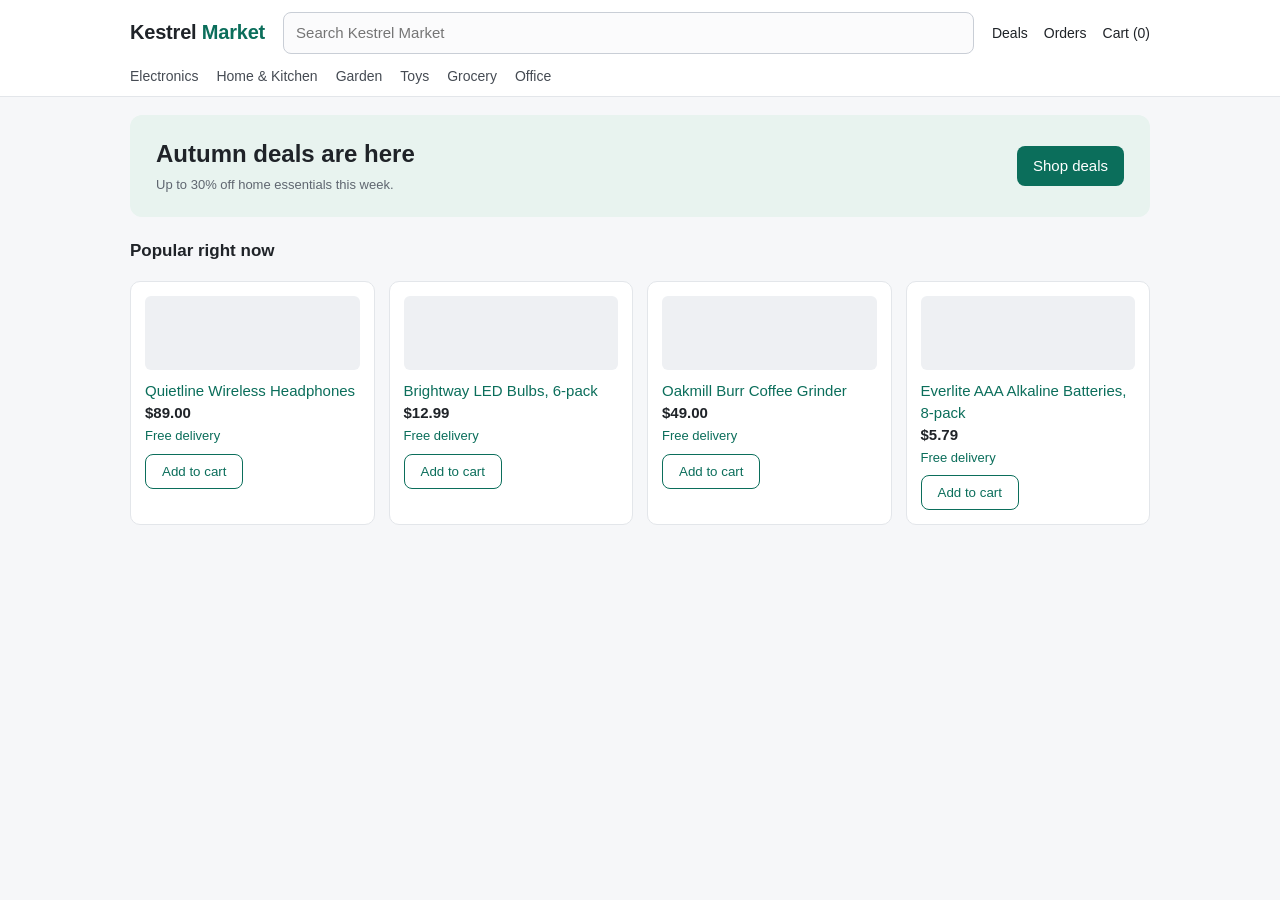
<file: demos/computer_use/sites/store/index.html>
<!doctype html><html lang="en"><head><meta charset="utf-8"><title>Kestrel Market</title><link rel="stylesheet" href="shop.css"></head>
<body data-page="home"><div id="app"></div><script src="shop.js"></script></body></html>
</file>
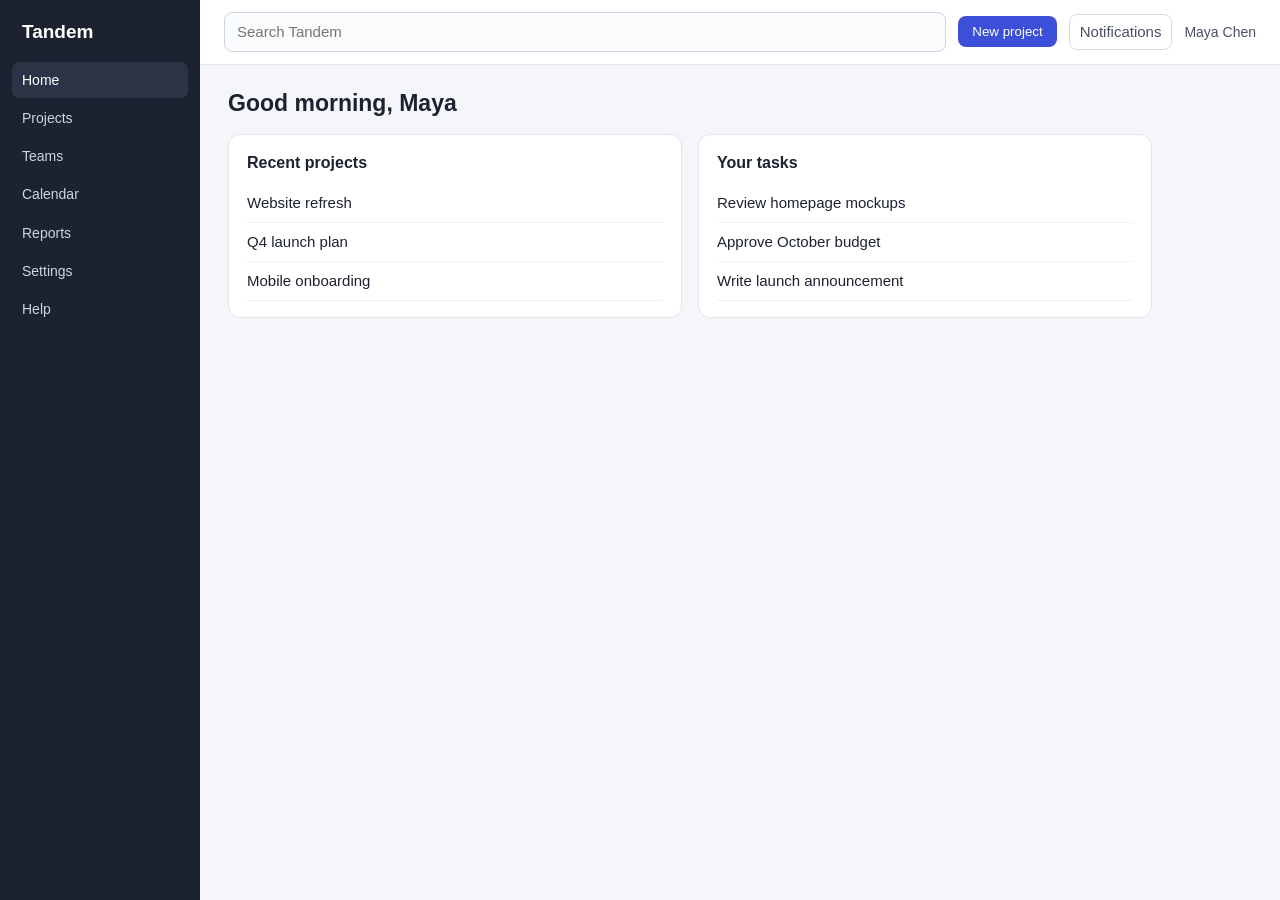
<file: demos/computer_use/sites/workspace/index.html>
<!doctype html><html lang="en"><head><meta charset="utf-8"><title>Tandem</title><link rel="stylesheet" href="tandem.css"></head>
<body data-page="home"><div id="app"></div><script src="tandem.js"></script></body></html>
</file>
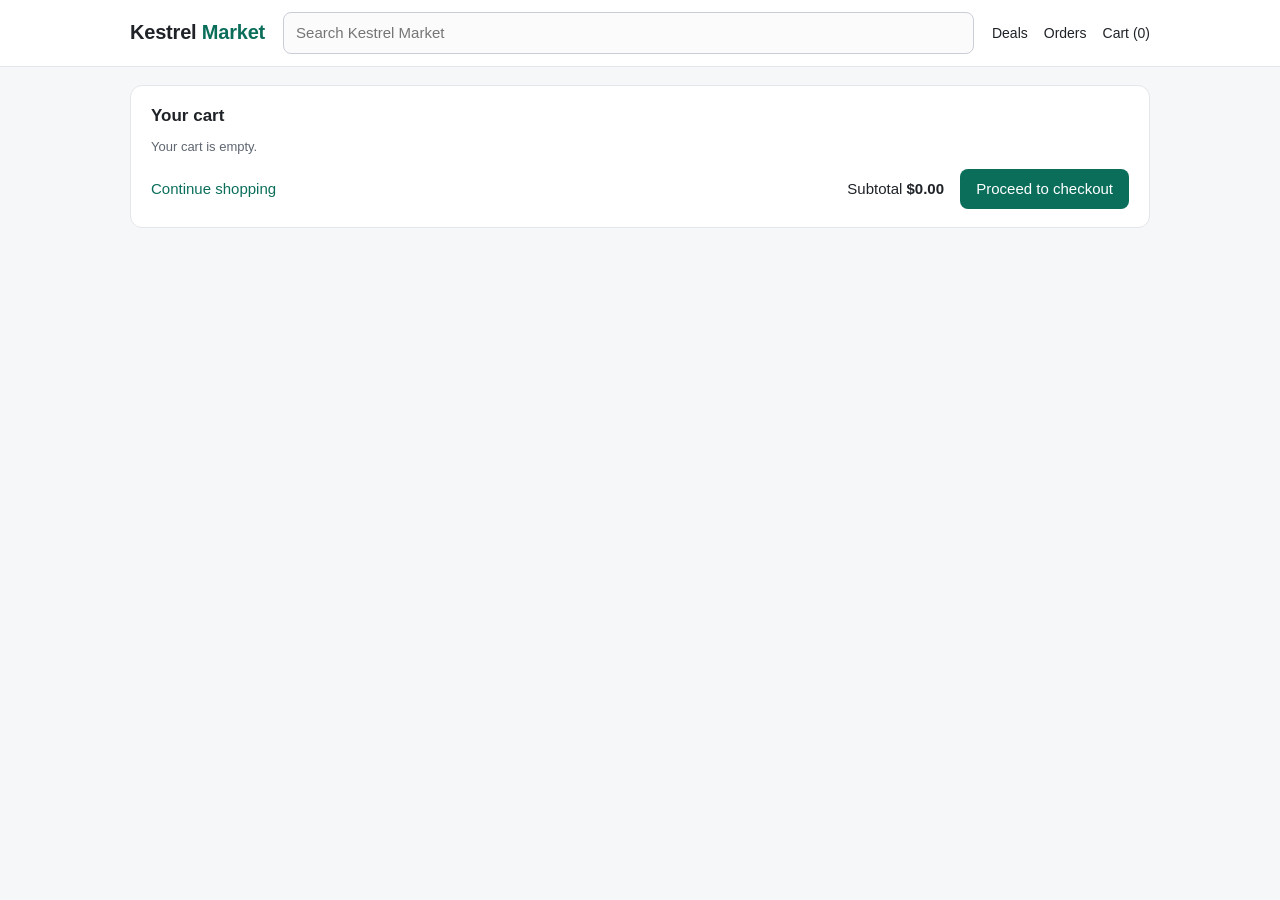
<file: demos/computer_use/sites/store/cart.html>
<!doctype html><html lang="en"><head><meta charset="utf-8"><title>Cart - Kestrel Market</title><link rel="stylesheet" href="shop.css"></head>
<body data-page="cart"><div id="app"></div><script src="shop.js"></script></body></html>
</file>
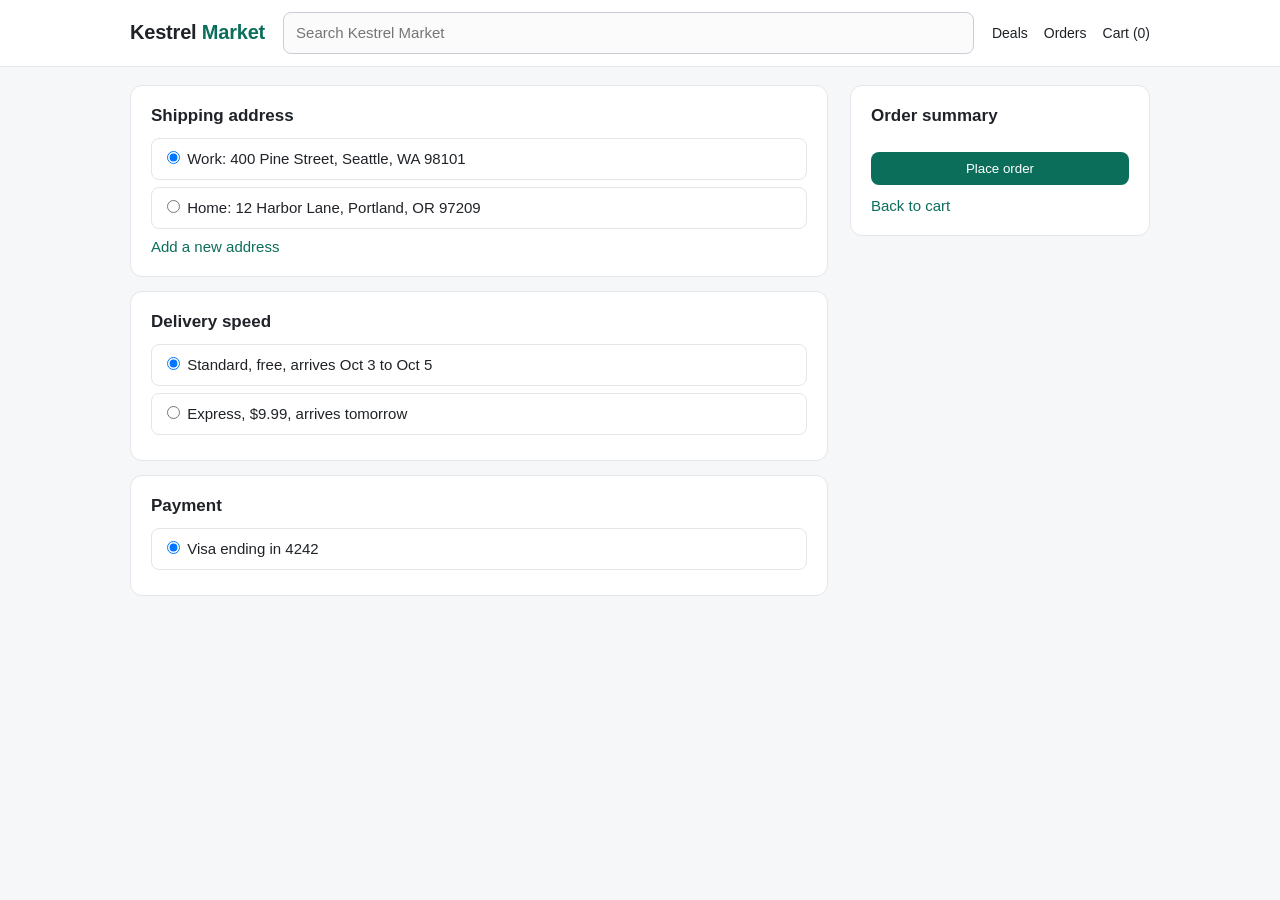
<file: demos/computer_use/sites/store/checkout.html>
<!doctype html><html lang="en"><head><meta charset="utf-8"><title>Checkout - Kestrel Market</title><link rel="stylesheet" href="shop.css"></head>
<body data-page="checkout"><div id="app"></div><script src="shop.js"></script></body></html>
</file>
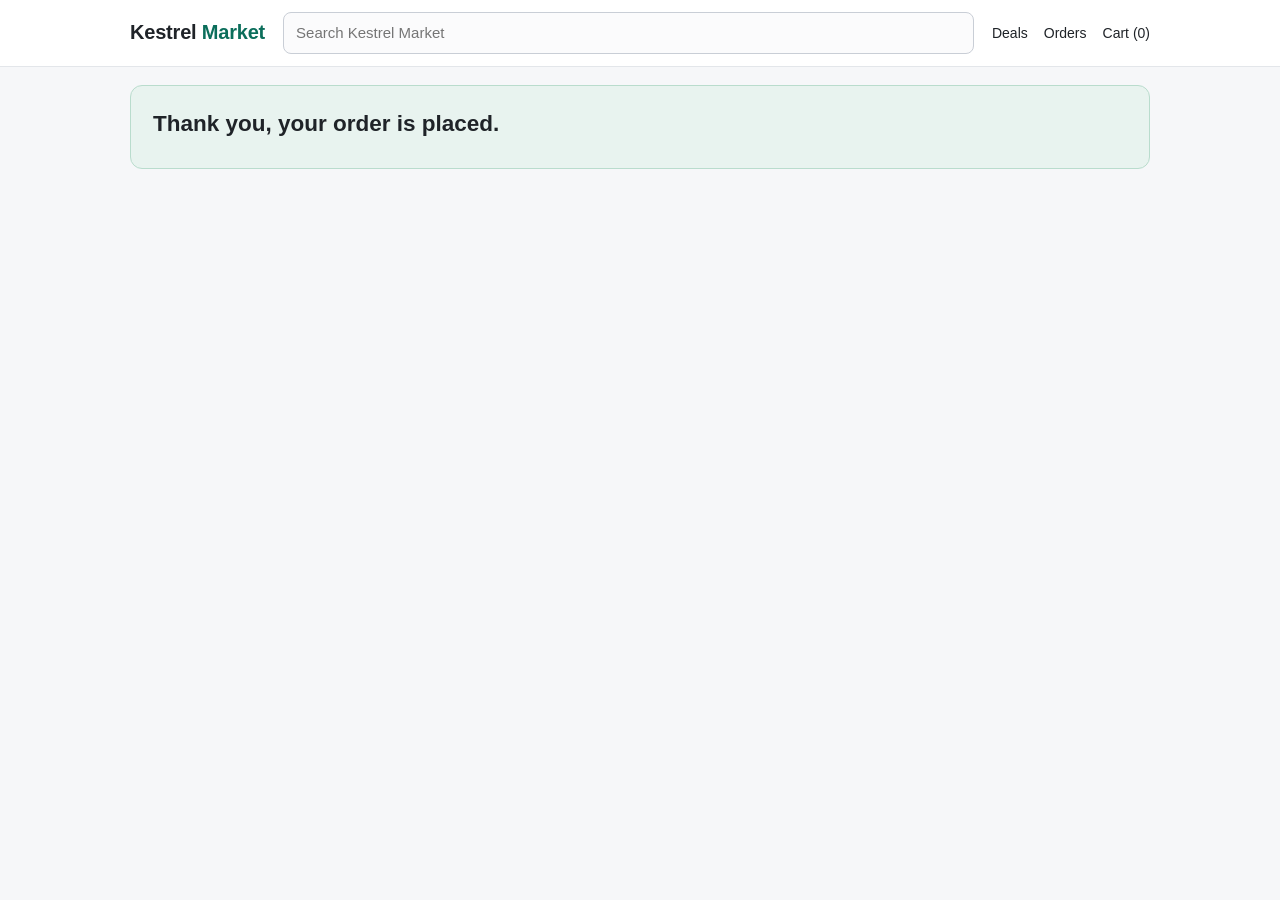
<file: demos/computer_use/sites/store/done.html>
<!doctype html><html lang="en"><head><meta charset="utf-8"><title>Order placed - Kestrel Market</title><link rel="stylesheet" href="shop.css"></head>
<body data-page="done"><div id="app"></div><script src="shop.js"></script></body></html>
</file>
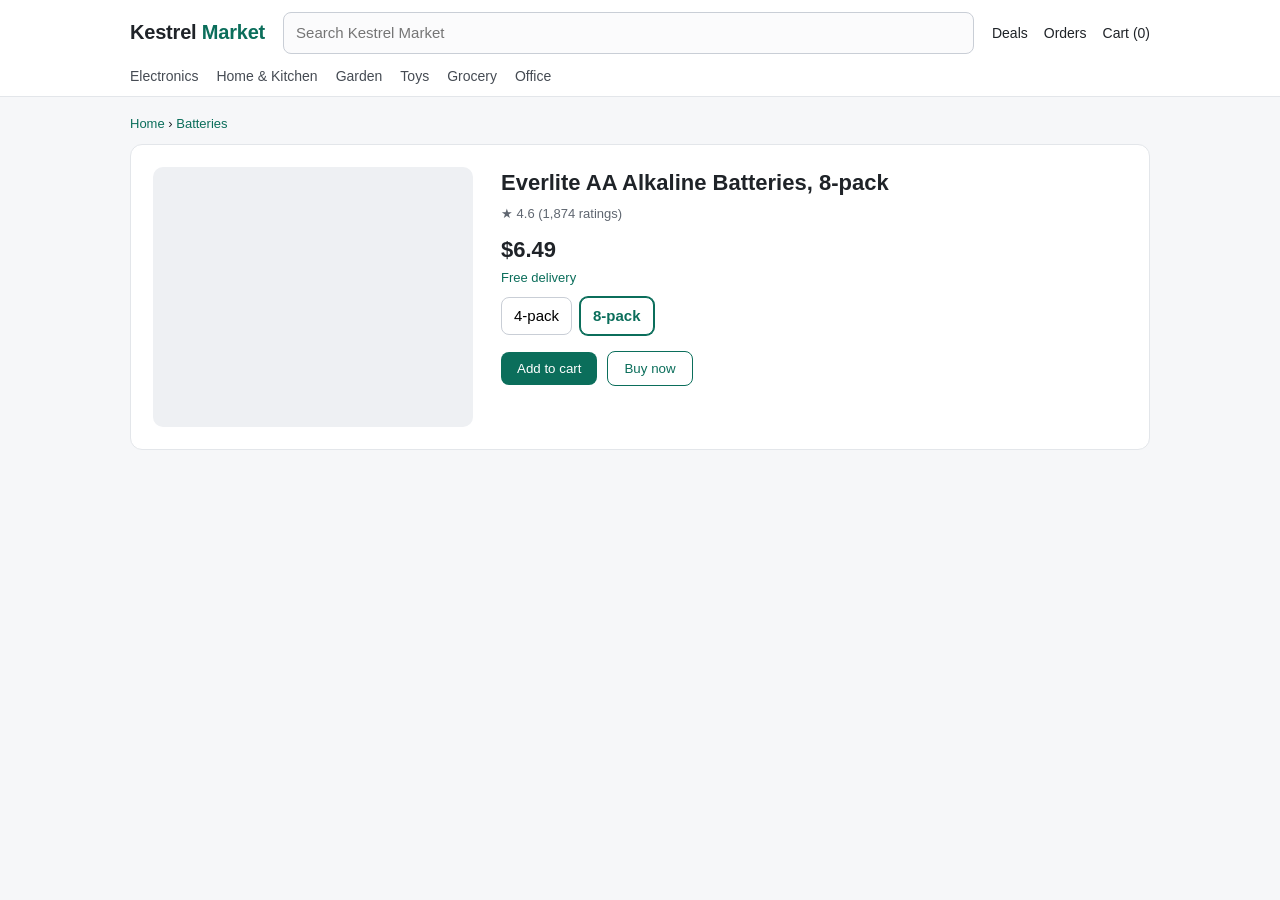
<file: demos/computer_use/sites/store/product.html>
<!doctype html><html lang="en"><head><meta charset="utf-8"><title>Product - Kestrel Market</title><link rel="stylesheet" href="shop.css"></head>
<body data-page="product"><div id="app"></div><script src="shop.js"></script></body></html>
</file>
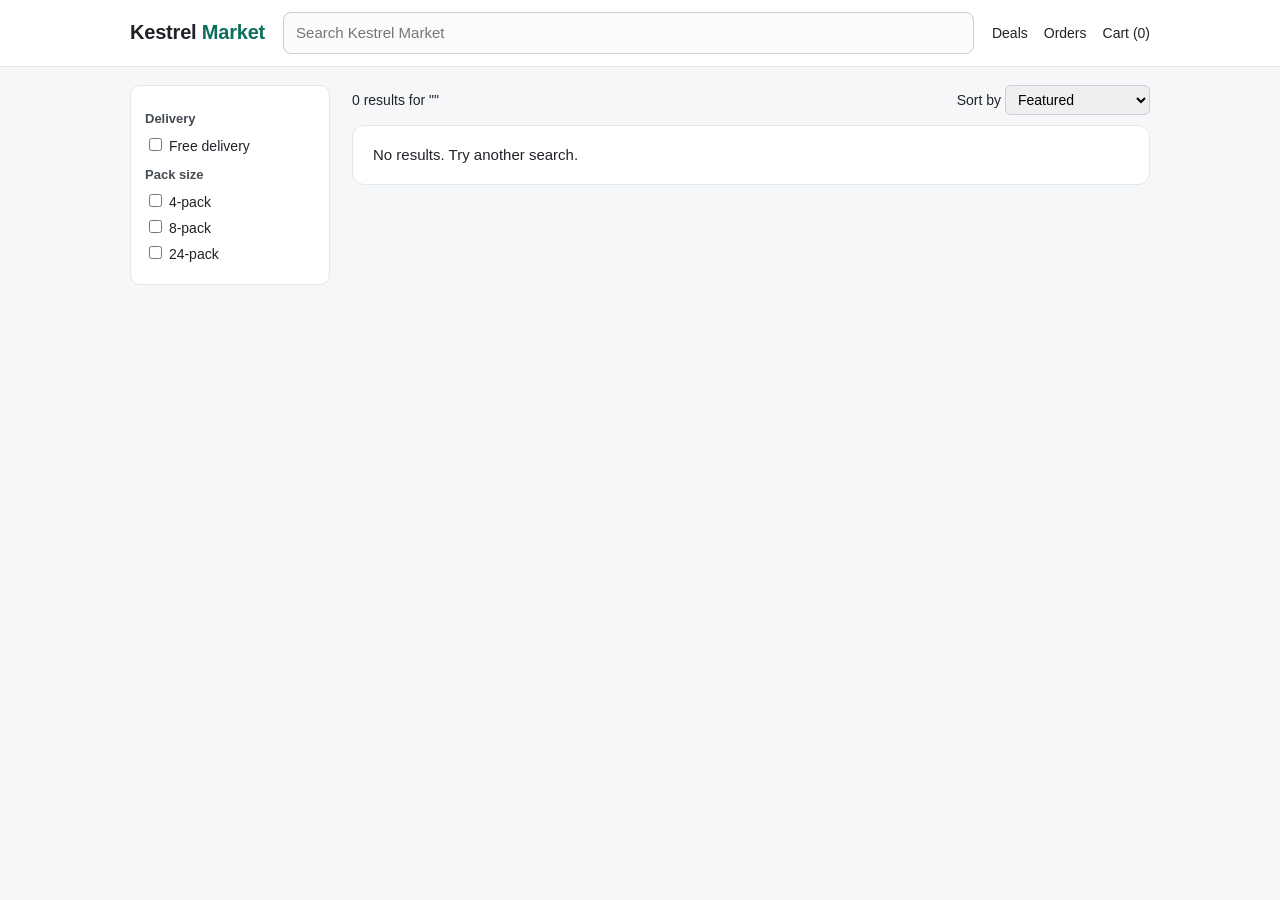
<file: demos/computer_use/sites/store/search.html>
<!doctype html><html lang="en"><head><meta charset="utf-8"><title>Search results - Kestrel Market</title><link rel="stylesheet" href="shop.css"></head>
<body data-page="search"><div id="app"></div><script src="shop.js"></script></body></html>
</file>
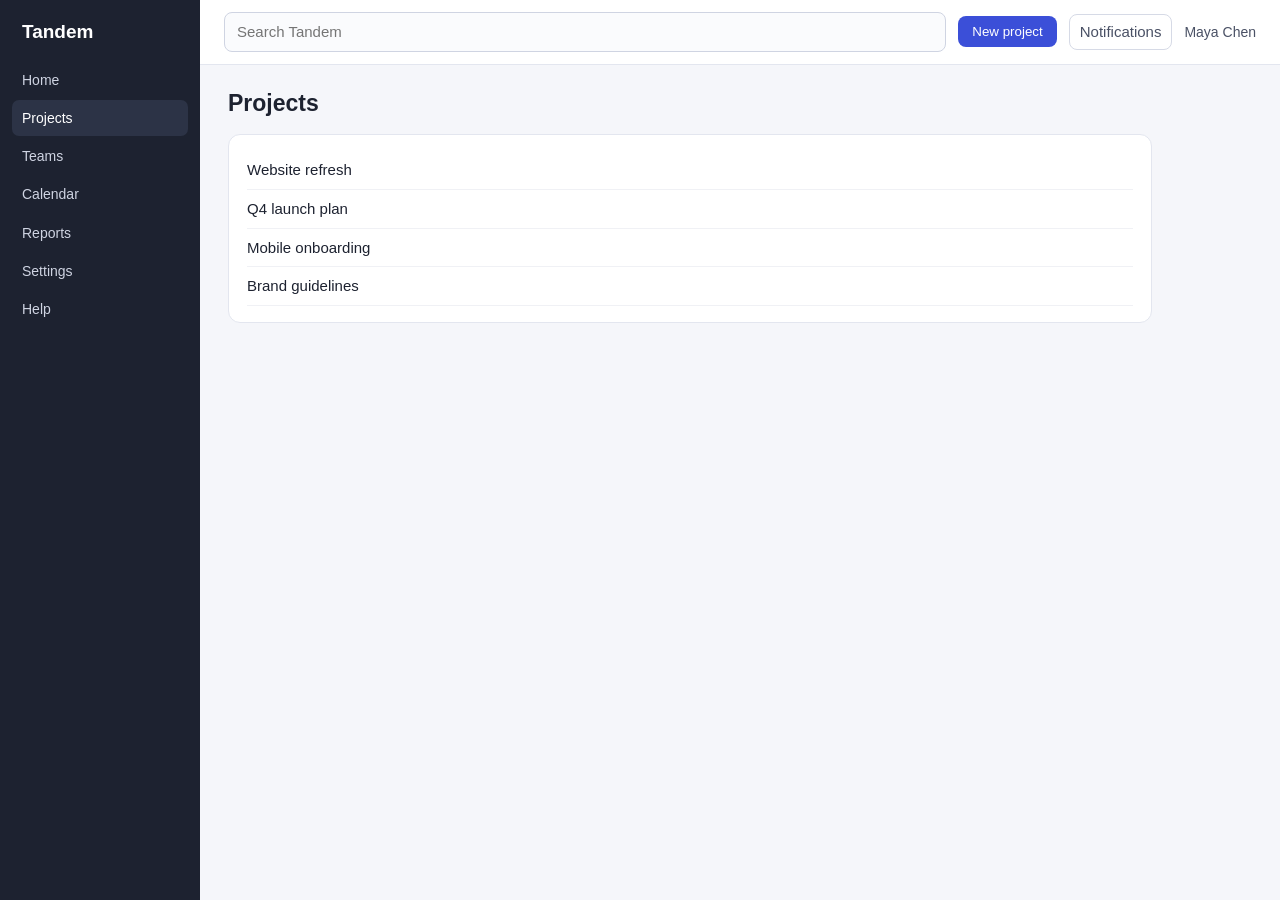
<file: demos/computer_use/sites/workspace/projects.html>
<!doctype html><html lang="en"><head><meta charset="utf-8"><title>Tandem</title><link rel="stylesheet" href="tandem.css"></head>
<body data-page="projects"><div id="app"></div><script src="tandem.js"></script></body></html>
</file>
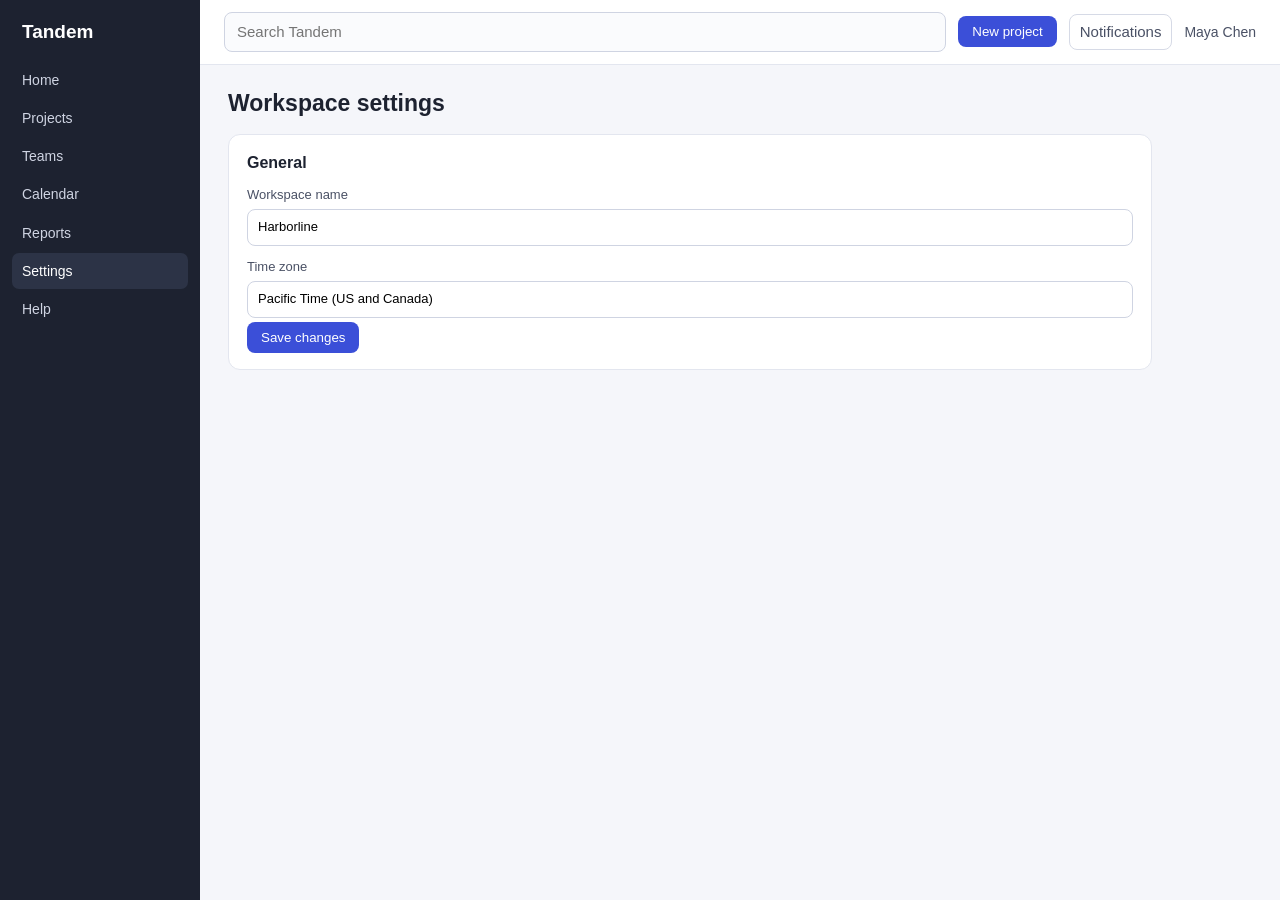
<file: demos/computer_use/sites/workspace/settings.html>
<!doctype html><html lang="en"><head><meta charset="utf-8"><title>Tandem</title><link rel="stylesheet" href="tandem.css"></head>
<body data-page="settings"><div id="app"></div><script src="tandem.js"></script></body></html>
</file>
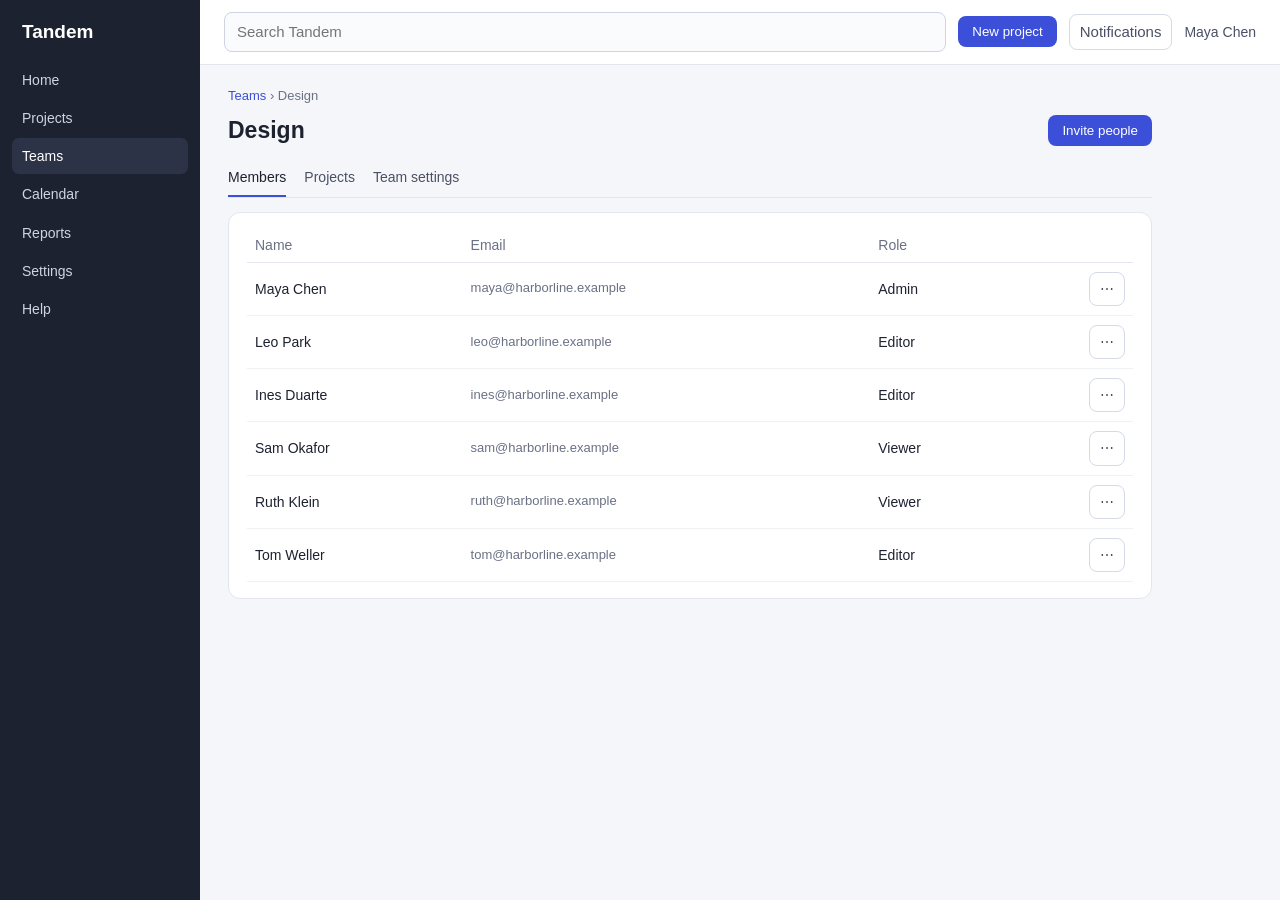
<file: demos/computer_use/sites/workspace/team.html>
<!doctype html><html lang="en"><head><meta charset="utf-8"><title>Tandem</title><link rel="stylesheet" href="tandem.css"></head>
<body data-page="team"><div id="app"></div><script src="tandem.js"></script></body></html>
</file>
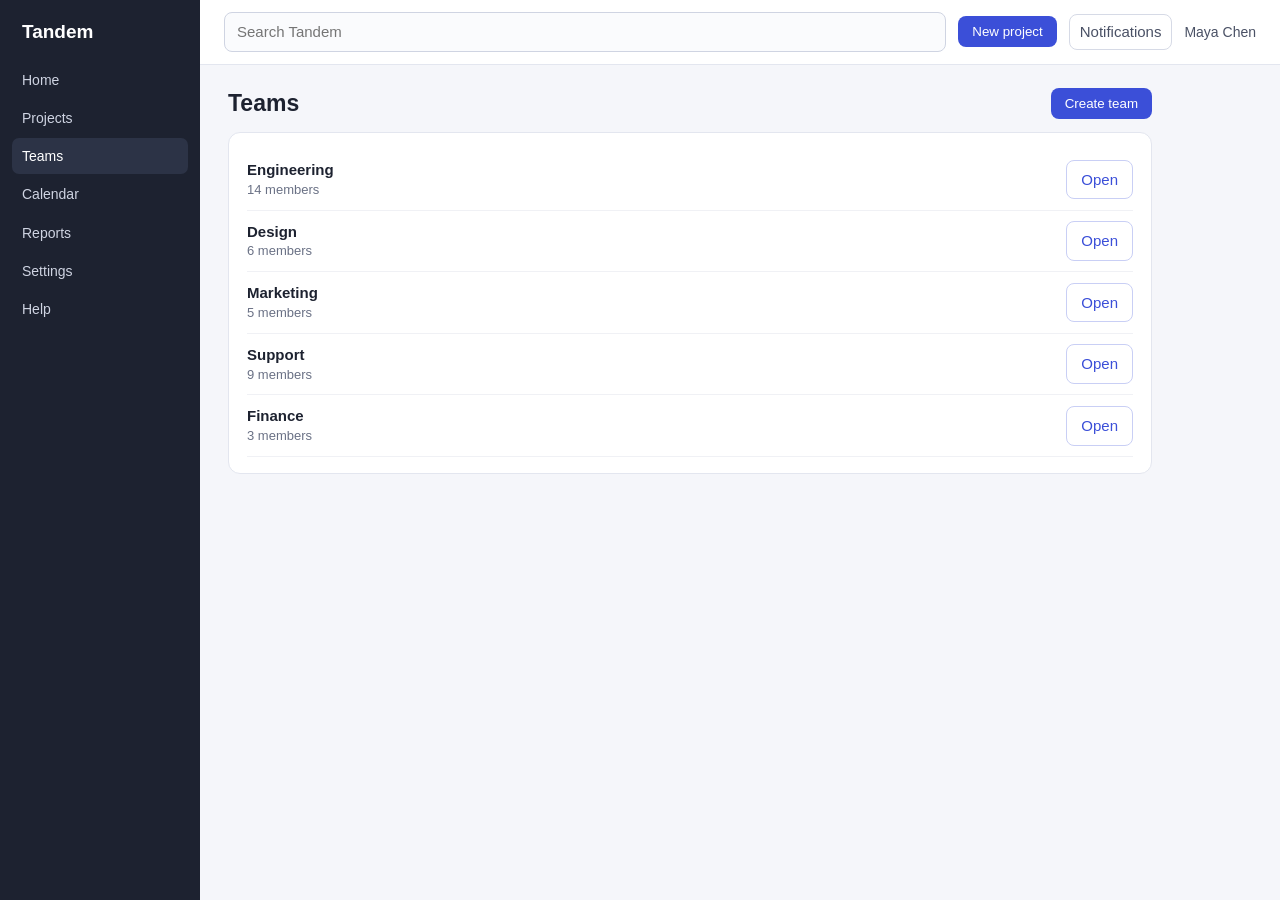
<file: demos/computer_use/sites/workspace/teams.html>
<!doctype html><html lang="en"><head><meta charset="utf-8"><title>Tandem</title><link rel="stylesheet" href="tandem.css"></head>
<body data-page="teams"><div id="app"></div><script src="tandem.js"></script></body></html>
</file>
<file: demos/computer_use/sites/store/shop.css>
*{box-sizing:border-box}
body{margin:0;font:15px/1.45 -apple-system,"Segoe UI",Roboto,Helvetica,Arial,sans-serif;color:#1f2328;background:#f6f7f9}
a{color:#0b6e5b;text-decoration:none}
a:hover{text-decoration:underline}
header{background:#fff;border-bottom:1px solid #e3e6ea}
.bar{max-width:1060px;margin:0 auto;padding:12px 20px;display:flex;align-items:center;gap:18px}
.logo{font-weight:700;font-size:20px;color:#1f2328;letter-spacing:-.2px}
.logo span{color:#0b6e5b}
.search{position:relative;flex:1}
.search input{width:100%;padding:9px 12px;border:1px solid #c9ced6;border-radius:8px;font:inherit;background:#fbfbfc}
.sugg{position:absolute;left:0;right:0;top:40px;background:#fff;border:1px solid #d7dbe1;border-radius:8px;box-shadow:0 8px 24px rgba(0,0,0,.08);display:none;z-index:5}
.sugg a{display:block;padding:8px 12px;color:#1f2328}
.sugg a:hover{background:#f2f4f6;text-decoration:none}
.search.open .sugg{display:block}
.links{display:flex;gap:16px;font-size:14px}
.links a{color:#1f2328}
.cats{max-width:1060px;margin:0 auto;padding:0 20px 10px;display:flex;gap:18px;font-size:14px}
.cats a{color:#454b53}
main{max-width:1060px;margin:0 auto;padding:18px 20px 40px}
.hero{background:#e8f3ef;border-radius:12px;padding:22px 26px;display:flex;justify-content:space-between;align-items:center}
.hero h1{margin:0 0 4px;font-size:24px}
.btn{display:inline-block;background:#0b6e5b;color:#fff;border:0;border-radius:8px;padding:9px 16px;font:600 14px/1.2 inherit;cursor:pointer}
.btn:hover{text-decoration:none;background:#095c4c}
.btn.alt{background:#fff;color:#0b6e5b;border:1px solid #0b6e5b}
.grid{display:grid;grid-template-columns:repeat(4,1fr);gap:14px;margin-top:18px}
.card{background:#fff;border:1px solid #e3e6ea;border-radius:10px;padding:14px}
.card .img{height:74px;border-radius:6px;background:#eef0f3;margin-bottom:10px}
.price{font-weight:700}
.muted{color:#5f6670;font-size:13px}
.layout{display:grid;grid-template-columns:200px 1fr;gap:22px}
.filters{background:#fff;border:1px solid #e3e6ea;border-radius:10px;padding:14px;font-size:14px;align-self:start}
.filters h3{font-size:13px;margin:10px 0 6px;color:#454b53}
.filters label{display:block;margin:5px 0}
.toolbar{display:flex;justify-content:space-between;align-items:center;margin-bottom:10px;font-size:14px}
.toolbar select{font:inherit;padding:5px 8px;border-radius:6px;border:1px solid #c9ced6}
.item{display:grid;grid-template-columns:84px 1fr 120px;gap:14px;background:#fff;border:1px solid #e3e6ea;border-radius:10px;padding:12px 14px;margin-bottom:10px;align-items:center}
.item .img{height:64px;border-radius:6px;background:#eef0f3}
.item .ttl{font-size:15px;font-weight:600;color:#1f2328}
.item .right{text-align:right}
.free{color:#0b6e5b;font-size:13px}
.fee{color:#5f6670;font-size:13px}
.pp{display:grid;grid-template-columns:320px 1fr;gap:28px;background:#fff;border:1px solid #e3e6ea;border-radius:12px;padding:22px}
.pp .img{height:260px;border-radius:10px;background:#eef0f3}
.packs{display:flex;gap:8px;margin:10px 0 16px}
.pack{padding:7px 12px;border:1px solid #c9ced6;border-radius:8px;background:#fff;font:inherit;cursor:pointer}
.pack.on{border-color:#0b6e5b;box-shadow:0 0 0 1px #0b6e5b;color:#0b6e5b;font-weight:600}
.row{display:flex;gap:10px;align-items:center;margin-top:12px}
.panel{background:#fff;border:1px solid #e3e6ea;border-radius:12px;padding:18px 20px;margin-bottom:14px}
.panel h2{font-size:17px;margin:0 0 10px}
.opt{display:block;padding:9px 10px;border:1px solid #e3e6ea;border-radius:8px;margin:7px 0}
.crumbs{font-size:13px;margin-bottom:10px}
.ok{background:#e8f3ef;border:1px solid #b9dccd;border-radius:12px;padding:22px}
</file>
<file: demos/computer_use/sites/workspace/tandem.css>
*{box-sizing:border-box}
body{margin:0;font:15px/1.45 -apple-system,"Segoe UI",Roboto,Helvetica,Arial,sans-serif;color:#1d2230;background:#f5f6fa}
a{color:#3b4fd8;text-decoration:none}
.app{display:grid;grid-template-columns:200px 1fr;min-height:100vh}
.side{background:#1d2230;color:#cfd4e2;padding:18px 12px;display:flex;flex-direction:column;gap:2px}
.side .brand{color:#fff;font-weight:700;font-size:19px;padding:0 10px 14px}
.side a{color:#cfd4e2;padding:8px 10px;border-radius:7px;font-size:14px}
.side a.on,.side a:hover{background:#2c3346;color:#fff}
.top{display:flex;gap:12px;align-items:center;padding:12px 24px;background:#fff;border-bottom:1px solid #e3e6ef}
.top input{flex:1;padding:8px 12px;border:1px solid #cfd4e2;border-radius:8px;font:inherit;background:#fafbfd}
.me{font-size:14px;color:#4a5165}
.content{padding:22px 28px;max-width:980px}
h1{font-size:23px;margin:0 0 14px}
h2{font-size:16px;margin:0 0 10px}
.cols{display:grid;grid-template-columns:1fr 1fr;gap:16px}
.card{background:#fff;border:1px solid #e3e6ef;border-radius:12px;padding:16px 18px}
.line{display:block;padding:8px 0;border-bottom:1px solid #f0f1f5;color:#1d2230}
.btn{background:#3b4fd8;color:#fff;border:0;border-radius:8px;padding:8px 14px;font:600 14px/1.2 inherit;cursor:pointer;display:inline-block}
.btn.alt{background:#fff;color:#3b4fd8;border:1px solid #c9cff5}
.icon{background:#fff;border:1px solid #d6dae6;border-radius:8px;padding:6px 10px;font:inherit;cursor:pointer;color:#4a5165}
.head{display:flex;justify-content:space-between;align-items:center;margin-bottom:12px}
.head h1{margin:0}
.trow{display:flex;justify-content:space-between;align-items:center;padding:10px 0;border-bottom:1px solid #f0f1f5}
.muted{color:#6a7185;font-size:13px}
.crumbs{font-size:13px;margin-bottom:8px;color:#6a7185}
.tabs{display:flex;gap:18px;border-bottom:1px solid #e3e6ef;margin-bottom:14px}
.tabs a{padding:8px 0;color:#4a5165;font-size:14px}
.tabs a.on{color:#1d2230;border-bottom:2px solid #3b4fd8}
table{width:100%;border-collapse:collapse;font-size:14px}
th{text-align:left;color:#6a7185;font-weight:500;padding:6px 8px;border-bottom:1px solid #e3e6ef}
td{padding:9px 8px;border-bottom:1px solid #f0f1f5}
.tag{background:#eef0fd;color:#3b4fd8;border-radius:10px;padding:1px 8px;font-size:12px;margin-left:4px}
.modal{position:fixed;inset:0;background:rgba(20,24,36,.42);display:none;align-items:flex-start;justify-content:center;padding-top:70px}
.modal.open{display:flex}
.dlg{background:#fff;border-radius:14px;width:520px;padding:20px 22px;box-shadow:0 20px 60px rgba(0,0,0,.25)}
.field{display:block;font-size:13px;color:#4a5165;margin:12px 0 4px}
.field input{display:block;width:100%;margin-top:4px;padding:8px 10px;border:1px solid #cfd4e2;border-radius:8px;font:inherit}
.pick{display:flex;gap:6px;align-items:center}
.pick input{margin-top:4px}
.chip{background:#eef0fd;color:#3b4fd8;border-radius:12px;padding:3px 10px;font-size:13px;white-space:nowrap;margin-top:4px;display:inline-block}
.sugg{display:none;border:1px solid #e3e6ef;border-radius:8px;margin-top:4px}
.sugg.open{display:block}
.sugg a{display:block;padding:7px 10px;color:#1d2230;font-size:14px}
.sugg a:hover{background:#f3f4f9}
.opt{display:block;padding:7px 9px;border:1px solid #e3e6ef;border-radius:8px;margin:6px 0;font-size:14px;color:#1d2230}
.actions{display:flex;justify-content:flex-end;gap:10px;margin-top:14px}
.toast{position:fixed;bottom:22px;left:50%;transform:translateX(-50%);background:#1d2230;color:#fff;padding:10px 16px;border-radius:10px;font-size:14px;display:none}
.toast.show{display:block}
.field input[type=radio]{display:inline-block;width:auto;margin:0 8px 0 0;vertical-align:-2px}
</file>
